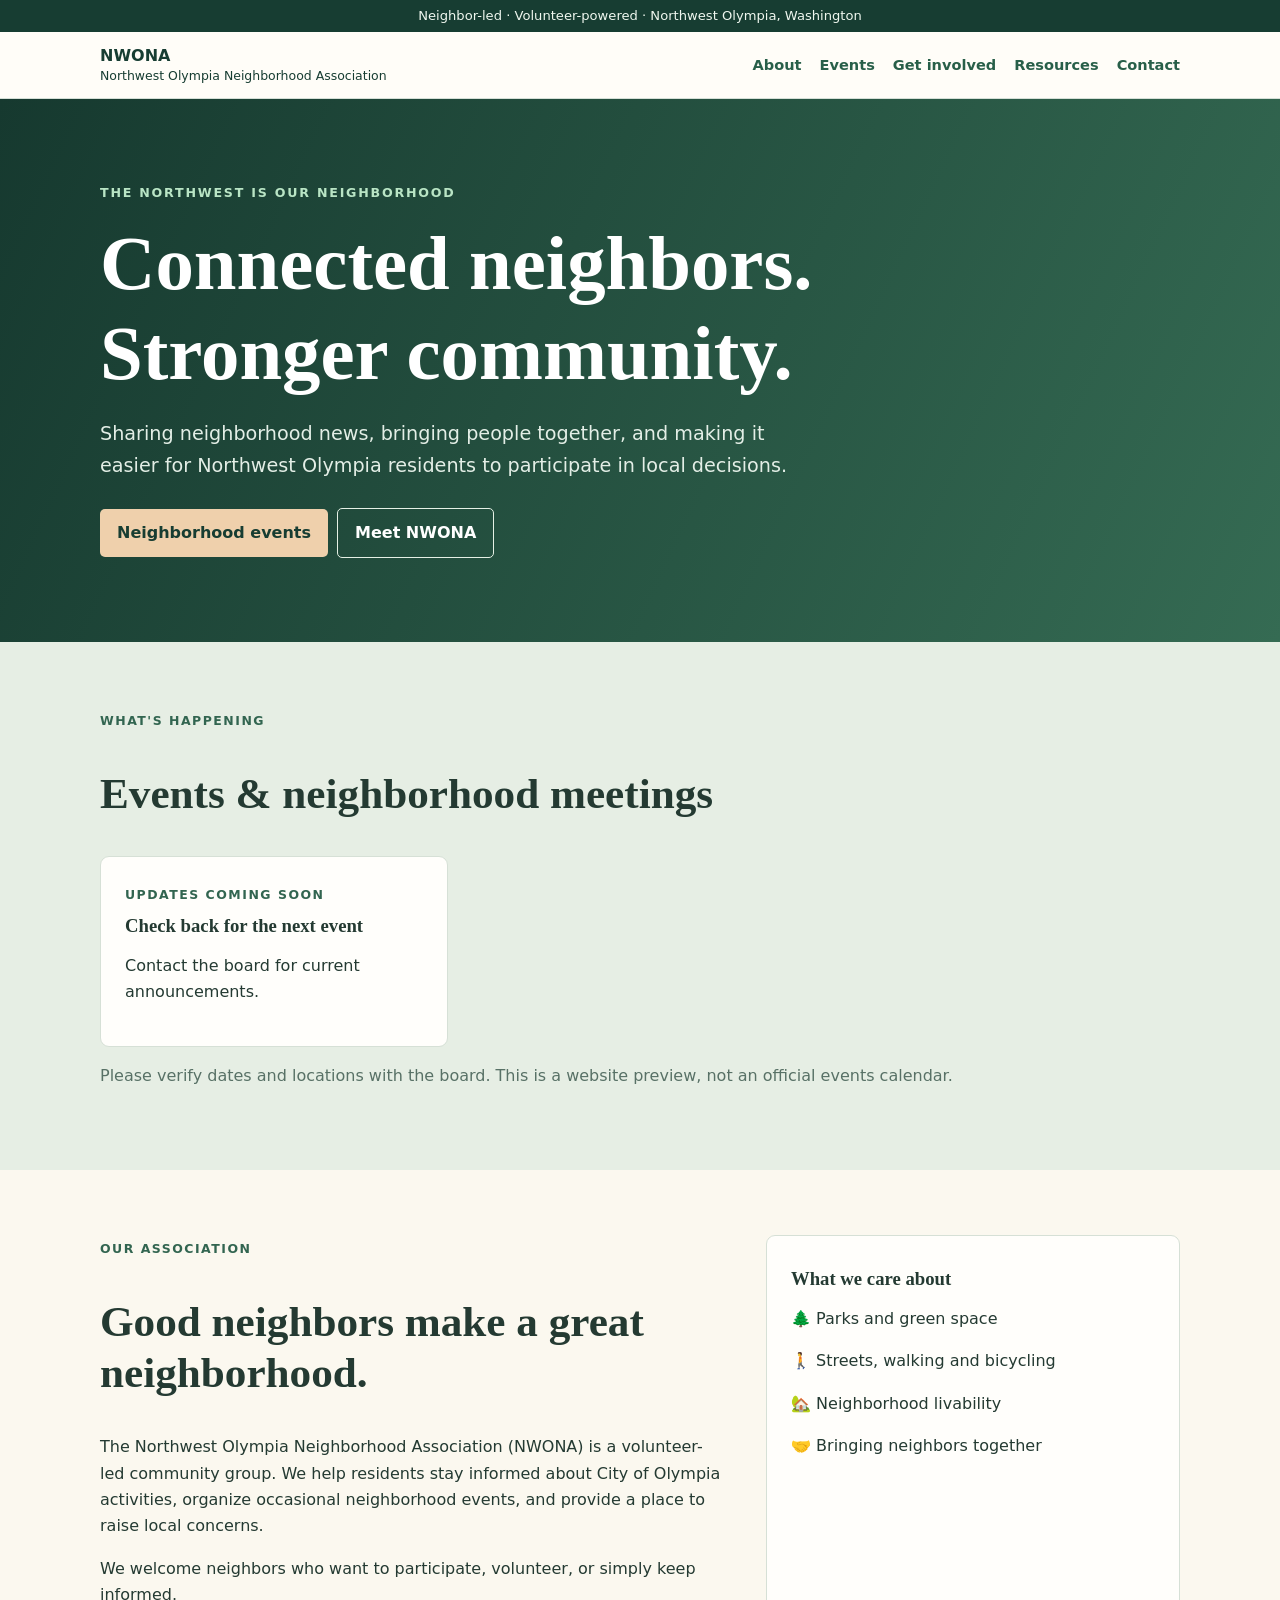
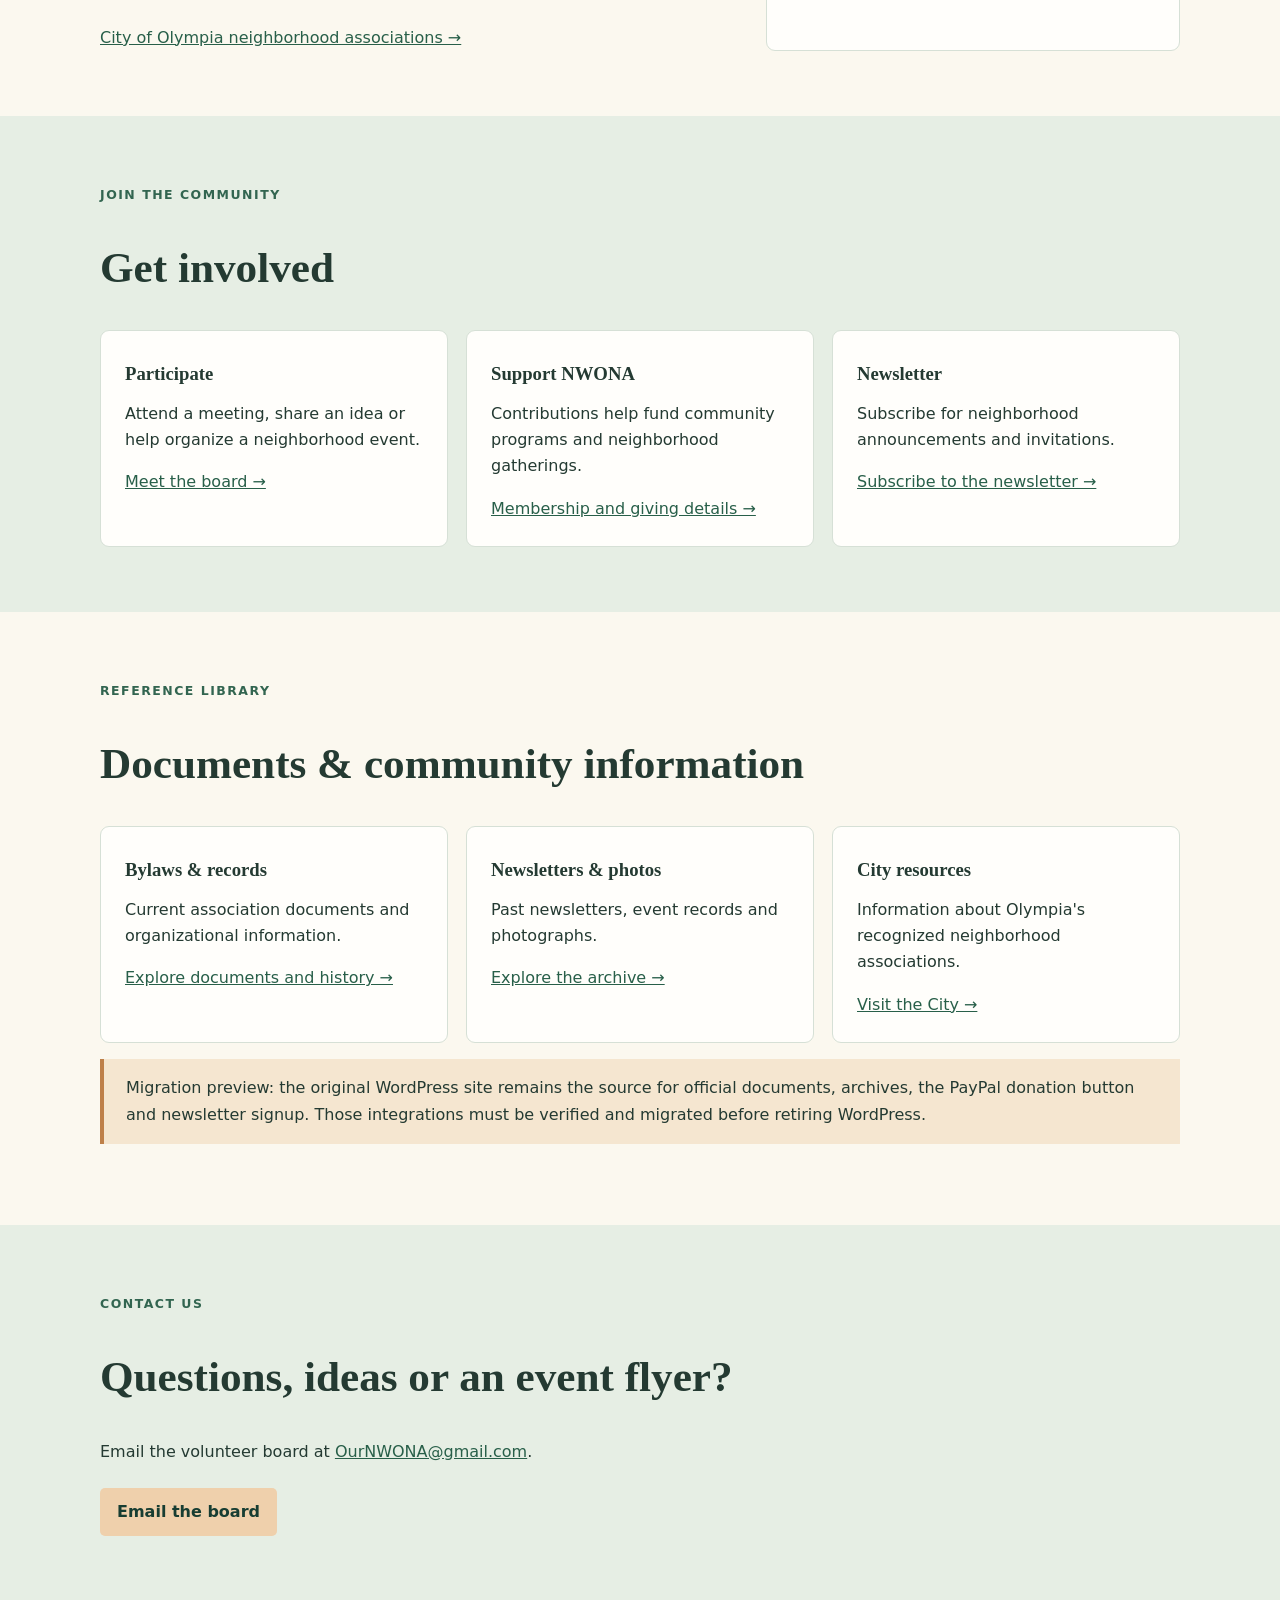
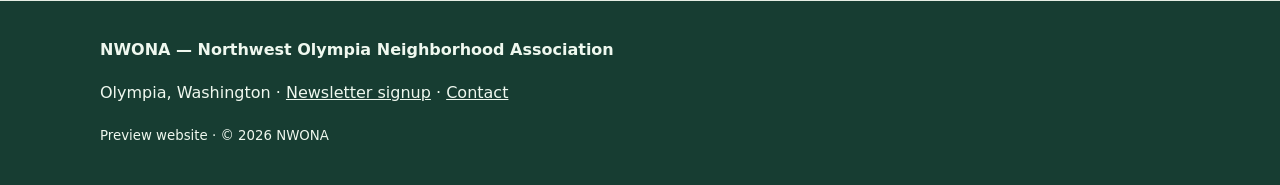
<file: index.html>
<!doctype html><html lang="en"><head><meta charset="utf-8"><meta name="viewport" content="width=device-width,initial-scale=1"><meta name="description" content="Northwest Olympia Neighborhood Association — neighborhood news, meetings, and ways to get involved."><title>NWONA | Northwest Olympia Neighborhood Association</title><style>
:root{--forest:#173d32;--pine:#326550;--cream:#fbf8ef;--sage:#e6eee4;--ink:#243a32}*{box-sizing:border-box}html{scroll-behavior:smooth}body{margin:0;font:16px/1.65 system-ui,-apple-system,sans-serif;color:var(--ink);background:var(--cream)}a{color:#285f49}a:focus-visible{outline:3px solid #bd844f;outline-offset:3px}h1,h2,h3{font-family:Georgia,serif;line-height:1.17}h1{font-size:clamp(2.8rem,6vw,5rem);max-width:770px;margin:.2em 0}h2{font-size:clamp(2rem,4vw,2.7rem)}.wrap{width:min(1080px,calc(100% - 38px));margin:auto}.ribbon{background:var(--forest);color:#eff7ef;text-align:center;padding:5px;font-size:.82rem}.navwrap{background:#fffdf8;position:sticky;top:0;z-index:4;border-bottom:1px solid #d5dfd7}.nav{display:flex;justify-content:space-between;align-items:center;gap:20px;padding:14px 0}.logo{text-decoration:none;font-weight:800;line-height:1.2;color:var(--forest);white-space:nowrap}.logo small{font-weight:500;font-size:.78rem}.links{display:flex;gap:18px;flex-wrap:wrap}.links a{font-weight:650;text-decoration:none;font-size:.91rem}.hero{background:linear-gradient(115deg,#16392f,#356b53);color:white;padding:84px 0}.hero p{font-size:1.2rem;max-width:700px;color:#e3eee6}.eyebrow{font-size:.79rem;font-weight:800;letter-spacing:.14em;text-transform:uppercase;color:#b9e5c5}.button{display:inline-block;background:#efd0ac;color:#173d32;border-radius:5px;padding:11px 17px;text-decoration:none;font-weight:800;margin:7px 9px 0 0}.button.secondary{background:transparent;color:white;border:1px solid #e5f0e5}section{padding:65px 0;scroll-margin-top:95px}section:nth-of-type(odd){background:var(--sage)}.grid{display:grid;grid-template-columns:repeat(3,minmax(0,1fr));gap:18px}.card{background:#fffefb;padding:24px;border:1px solid #d6e0d6;border-radius:9px}.card h3{margin:8px 0}.label{text-transform:uppercase;letter-spacing:.12em;color:var(--pine);font-weight:800;font-size:.78rem}.cols{display:grid;grid-template-columns:1.5fr 1fr;gap:45px}.muted{color:#587166}.note{background:#f5e6d0;border-left:4px solid #be8049;padding:16px 22px}.footer{background:var(--forest);color:#eff8ef;padding:36px 0}.footer a{color:#eff8ef}.skip{position:absolute;left:-9999px}.skip:focus{left:10px;top:10px;padding:8px;background:white;z-index:30}@media(max-width:790px){.nav{align-items:flex-start;flex-direction:column}.links{gap:12px}.grid,.cols{grid-template-columns:1fr}.hero{padding:55px 0}section{padding:45px 0}}
</style></head><body><a class="skip" href="#main">Skip to content</a><div class="ribbon">Neighbor-led · Volunteer-powered · Northwest Olympia, Washington</div><header class="navwrap"><div class="wrap nav"><a class="logo" href="#">NWONA<br><small>Northwest Olympia Neighborhood Association</small></a><nav class="links" aria-label="Site navigation"><a href="/about.html">About</a><a href="#events">Events</a><a href="/membership.html">Get involved</a><a href="/archive.html">Resources</a><a href="#contact">Contact</a></nav></div></header><main id="main"><div class="hero"><div class="wrap"><div class="eyebrow">The northwest is our neighborhood</div><h1>Connected neighbors. Stronger community.</h1><p>Sharing neighborhood news, bringing people together, and making it easier for Northwest Olympia residents to participate in local decisions.</p><a href="#events" class="button">Neighborhood events</a><a href="/about.html" class="button secondary">Meet NWONA</a></div></div><section id="events"><div class="wrap"><span class="label">What's happening</span><h2>Events & neighborhood meetings</h2><div class="grid" id="events-list"></div><p class="muted">Please verify dates and locations with the board. This is a website preview, not an official events calendar.</p></div></section><section id="about"><div class="wrap cols"><div><span class="label">Our association</span><h2>Good neighbors make a great neighborhood.</h2><p>The Northwest Olympia Neighborhood Association (NWONA) is a volunteer-led community group. We help residents stay informed about City of Olympia activities, organize occasional neighborhood events, and provide a place to raise local concerns.</p><p>We welcome neighbors who want to participate, volunteer, or simply keep informed.</p><a href="https://www.olympiawa.gov/community/neighborhood_associations/">City of Olympia neighborhood associations →</a></div><aside class="card"><h3>What we care about</h3><p>🌲 Parks and green space</p><p>🚶 Streets, walking and bicycling</p><p>🏡 Neighborhood livability</p><p>🤝 Bringing neighbors together</p></aside></div></section><section id="membership"><div class="wrap"><span class="label">Join the community</span><h2>Get involved</h2><div class="grid"><article class="card"><h3>Participate</h3><p>Attend a meeting, share an idea or help organize a neighborhood event.</p><a href="/board.html">Meet the board →</a></article><article class="card"><h3>Support NWONA</h3><p>Contributions help fund community programs and neighborhood gatherings.</p><a href="/membership.html">Membership and giving details →</a></article><article class="card"><h3>Newsletter</h3><p>Subscribe for neighborhood announcements and invitations.</p><a href="/newsletter.html">Subscribe to the newsletter →</a></article></div></div></section><section id="resources"><div class="wrap"><span class="label">Reference library</span><h2>Documents & community information</h2><div class="grid"><article class="card"><h3>Bylaws & records</h3><p>Current association documents and organizational information.</p><a href="/archive.html">Explore documents and history →</a></article><article class="card"><h3>Newsletters & photos</h3><p>Past newsletters, event records and photographs.</p><a href="/archive.html">Explore the archive →</a></article><article class="card"><h3>City resources</h3><p>Information about Olympia's recognized neighborhood associations.</p><a href="https://www.olympiawa.gov/community/neighborhood_associations/">Visit the City →</a></article></div><p class="note">Migration preview: the original WordPress site remains the source for official documents, archives, the PayPal donation button and newsletter signup. Those integrations must be verified and migrated before retiring WordPress.</p></div></section><section id="contact"><div class="wrap"><span class="label">Contact us</span><h2>Questions, ideas or an event flyer?</h2><p>Email the volunteer board at <a href="mailto:OurNWONA@gmail.com">OurNWONA@gmail.com</a>.</p><a class="button" href="mailto:OurNWONA@gmail.com">Email the board</a></div></section></main><footer class="footer"><div class="wrap"><strong>NWONA — Northwest Olympia Neighborhood Association</strong><p>Olympia, Washington · <a href="/newsletter.html">Newsletter signup</a> · <a href="mailto:OurNWONA@gmail.com">Contact</a></p><small>Preview website · © <span id="year"></span> NWONA</small></div></footer><script>
document.getElementById('year').textContent=new Date().getFullYear();
const events=[{start:'2026-11-16',end:'2026-11-16',date:'November 16, 2026 · 7 p.m.',title:'NWONA Board Meeting',description:'Residents are welcome. Contact the board for the online meeting link.'},{start:'2026-11-01',end:'2026-11-30',date:'November 2026 · Date to be confirmed',title:'Annual Membership Meeting',description:'Contact the board for final date, location and details.'}];
const today=new Date();today.setHours(0,0,0,0);
const current=events.filter(e=>new Date(e.end+'T23:59:59')>=today).sort((a,b)=>a.start.localeCompare(b.start));
document.getElementById('events-list').innerHTML=(current.length?current:[{date:'Updates coming soon',title:'Check back for the next event',description:'Contact the board for current announcements.'}]).map(e=>'<article class="card"><span class="label">'+e.date+'</span><h3>'+e.title+'</h3><p>'+e.description+'</p></article>').join('');
</script></body></html>
</file>
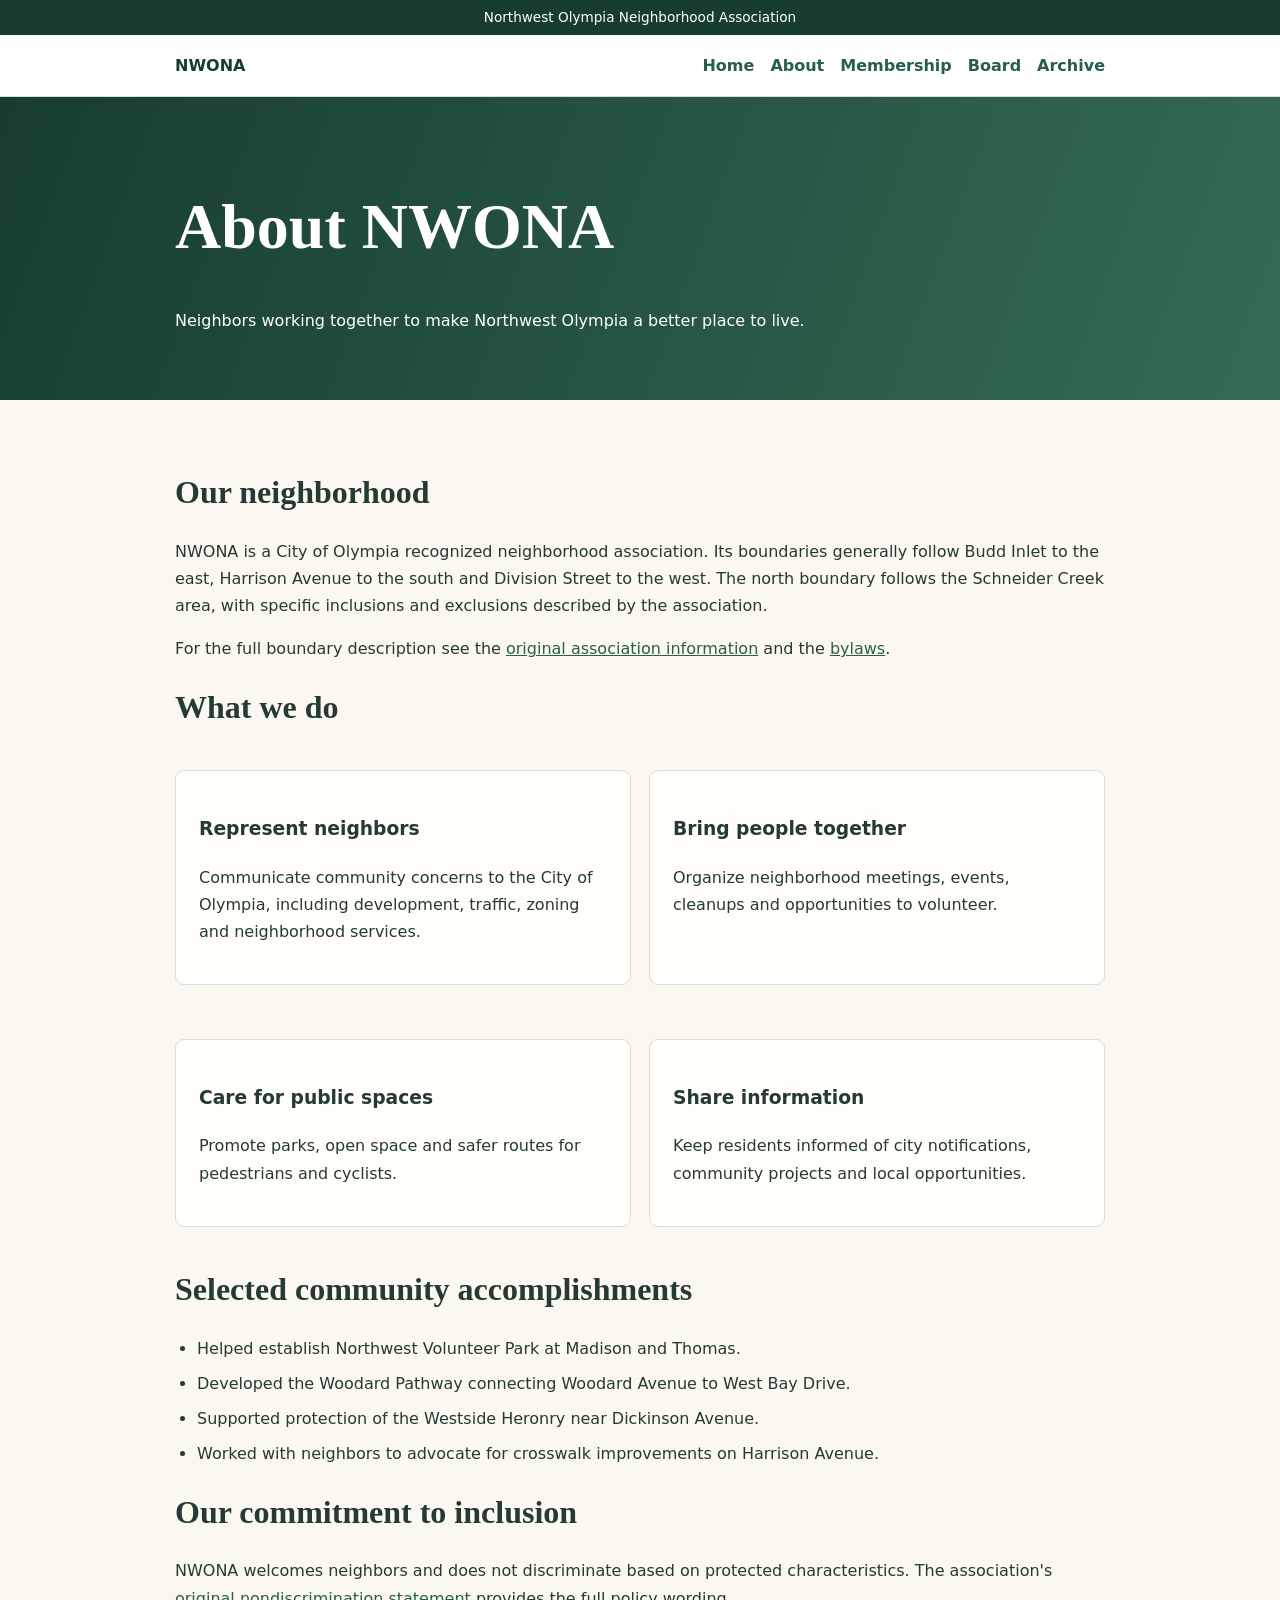
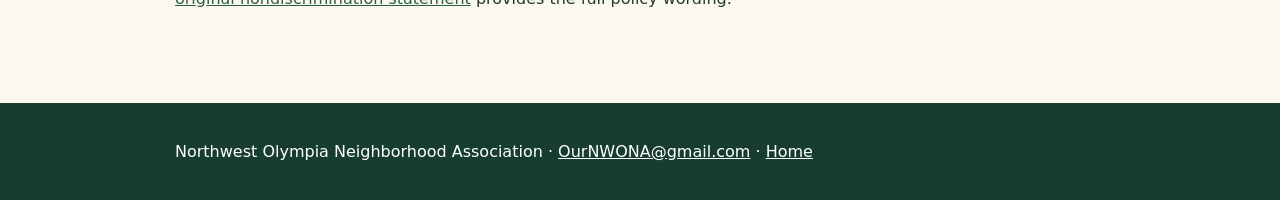
<file: about.html>
<!doctype html><html lang="en"><head><meta charset="utf-8"><meta name="viewport" content="width=device-width,initial-scale=1"><meta name="description" content="Neighbors working together to make Northwest Olympia a better place to live."><title>About NWONA | NWONA</title><link rel="stylesheet" href="/styles.css"></head><body><div class="ribbon">Northwest Olympia Neighborhood Association</div><header class="navwrap"><div class="wrap nav"><a class="logo" href="/">NWONA</a><nav class="links"><a href="/">Home</a><a href="/about.html">About</a><a href="/membership.html">Membership</a><a href="/board.html">Board</a><a href="/archive.html">Archive</a></nav></div></header><main><div class="hero"><div class="wrap"><h1>About NWONA</h1><p>Neighbors working together to make Northwest Olympia a better place to live.</p></div></div><div class="wrap content"><h2>Our neighborhood</h2><p>NWONA is a City of Olympia recognized neighborhood association. Its boundaries generally follow Budd Inlet to the east, Harrison Avenue to the south and Division Street to the west. The north boundary follows the Schneider Creek area, with specific inclusions and exclusions described by the association.</p><p>For the full boundary description see the <a href="https://nwona.org/about-us/">original association information</a> and the <a href="https://nwona.org/bylaws/">bylaws</a>.</p><h2>What we do</h2><div class="grid"><div class="card"><h3>Represent neighbors</h3><p>Communicate community concerns to the City of Olympia, including development, traffic, zoning and neighborhood services.</p></div><div class="card"><h3>Bring people together</h3><p>Organize neighborhood meetings, events, cleanups and opportunities to volunteer.</p></div><div class="card"><h3>Care for public spaces</h3><p>Promote parks, open space and safer routes for pedestrians and cyclists.</p></div><div class="card"><h3>Share information</h3><p>Keep residents informed of city notifications, community projects and local opportunities.</p></div></div><h2>Selected community accomplishments</h2><ul><li>Helped establish Northwest Volunteer Park at Madison and Thomas.</li><li>Developed the Woodard Pathway connecting Woodard Avenue to West Bay Drive.</li><li>Supported protection of the Westside Heronry near Dickinson Avenue.</li><li>Worked with neighbors to advocate for crosswalk improvements on Harrison Avenue.</li></ul><h2>Our commitment to inclusion</h2><p>NWONA welcomes neighbors and does not discriminate based on protected characteristics. The association's <a href="https://nwona.org/about-us/">original nondiscrimination statement</a> provides the full policy wording.</p></div></main><footer class="footer"><div class="wrap">Northwest Olympia Neighborhood Association · <a href="mailto:OurNWONA@gmail.com">OurNWONA@gmail.com</a> · <a href="/">Home</a></div></footer></body></html>
</file>
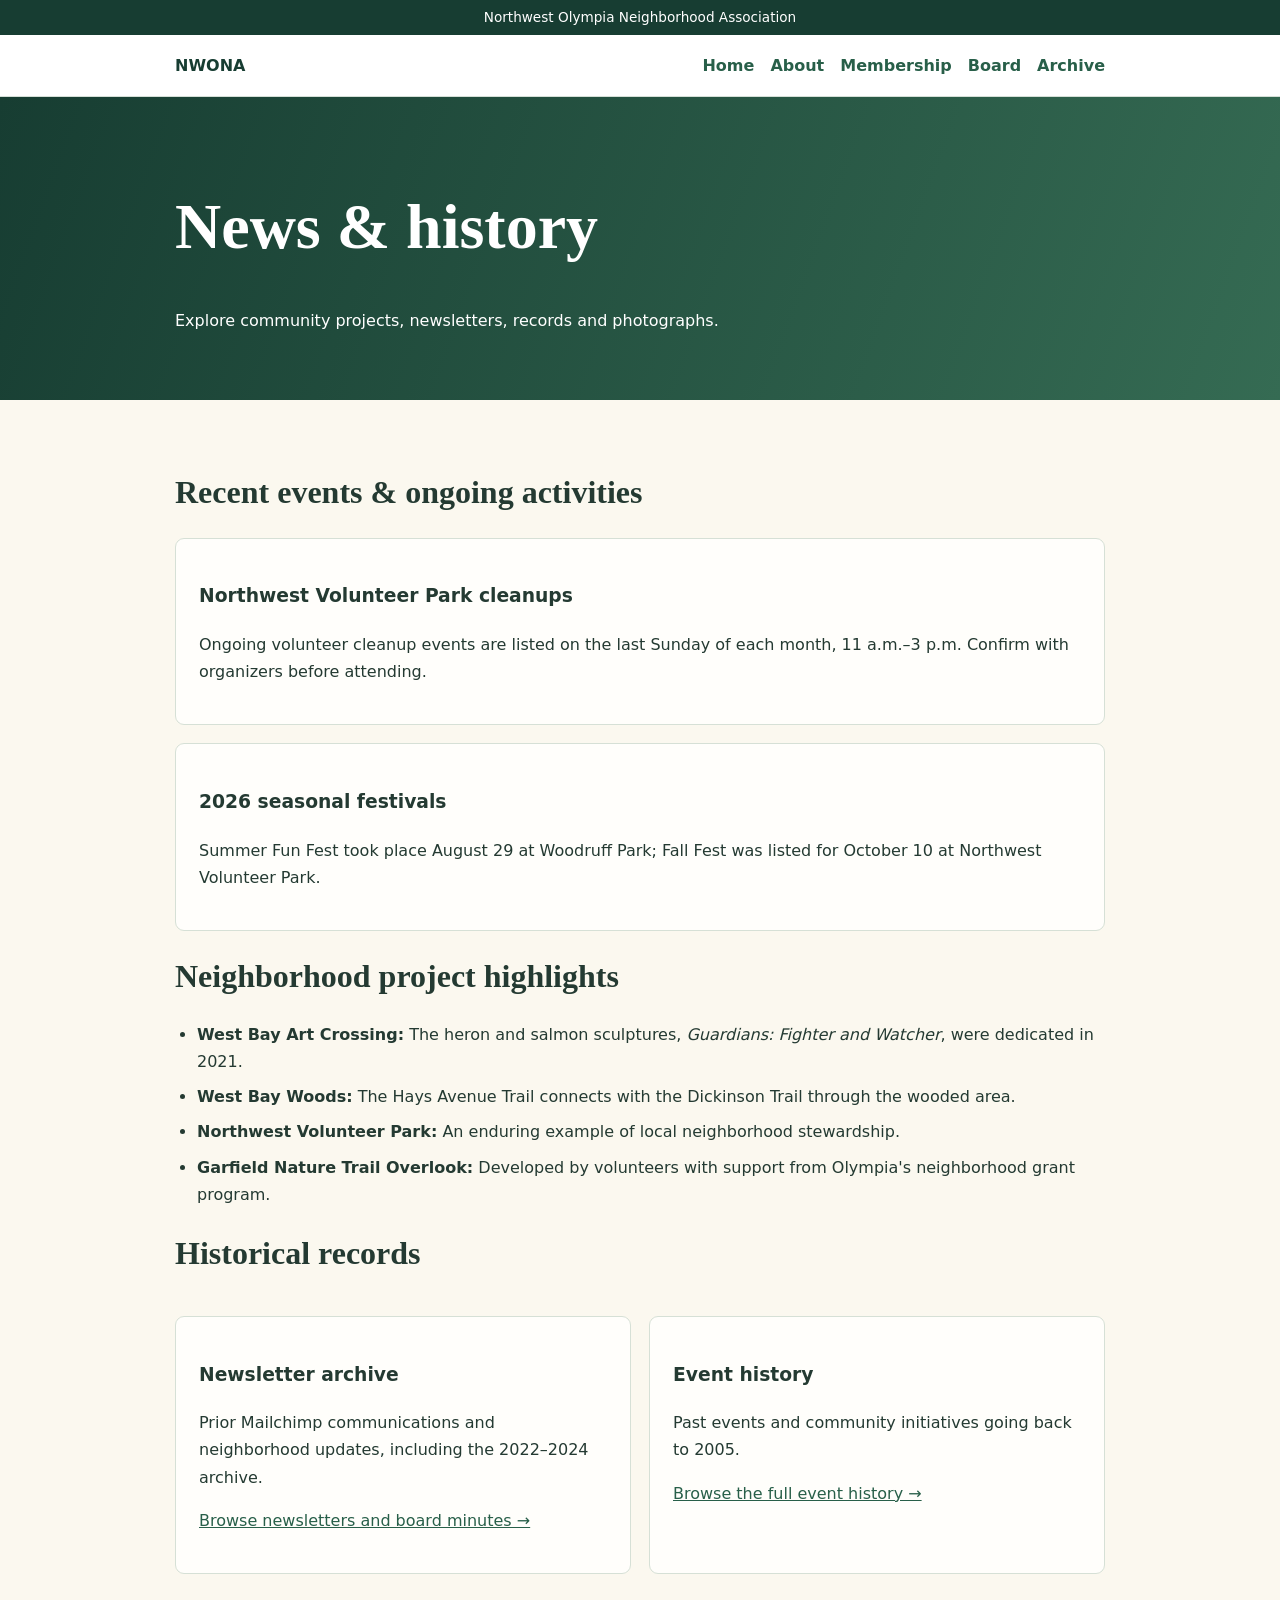
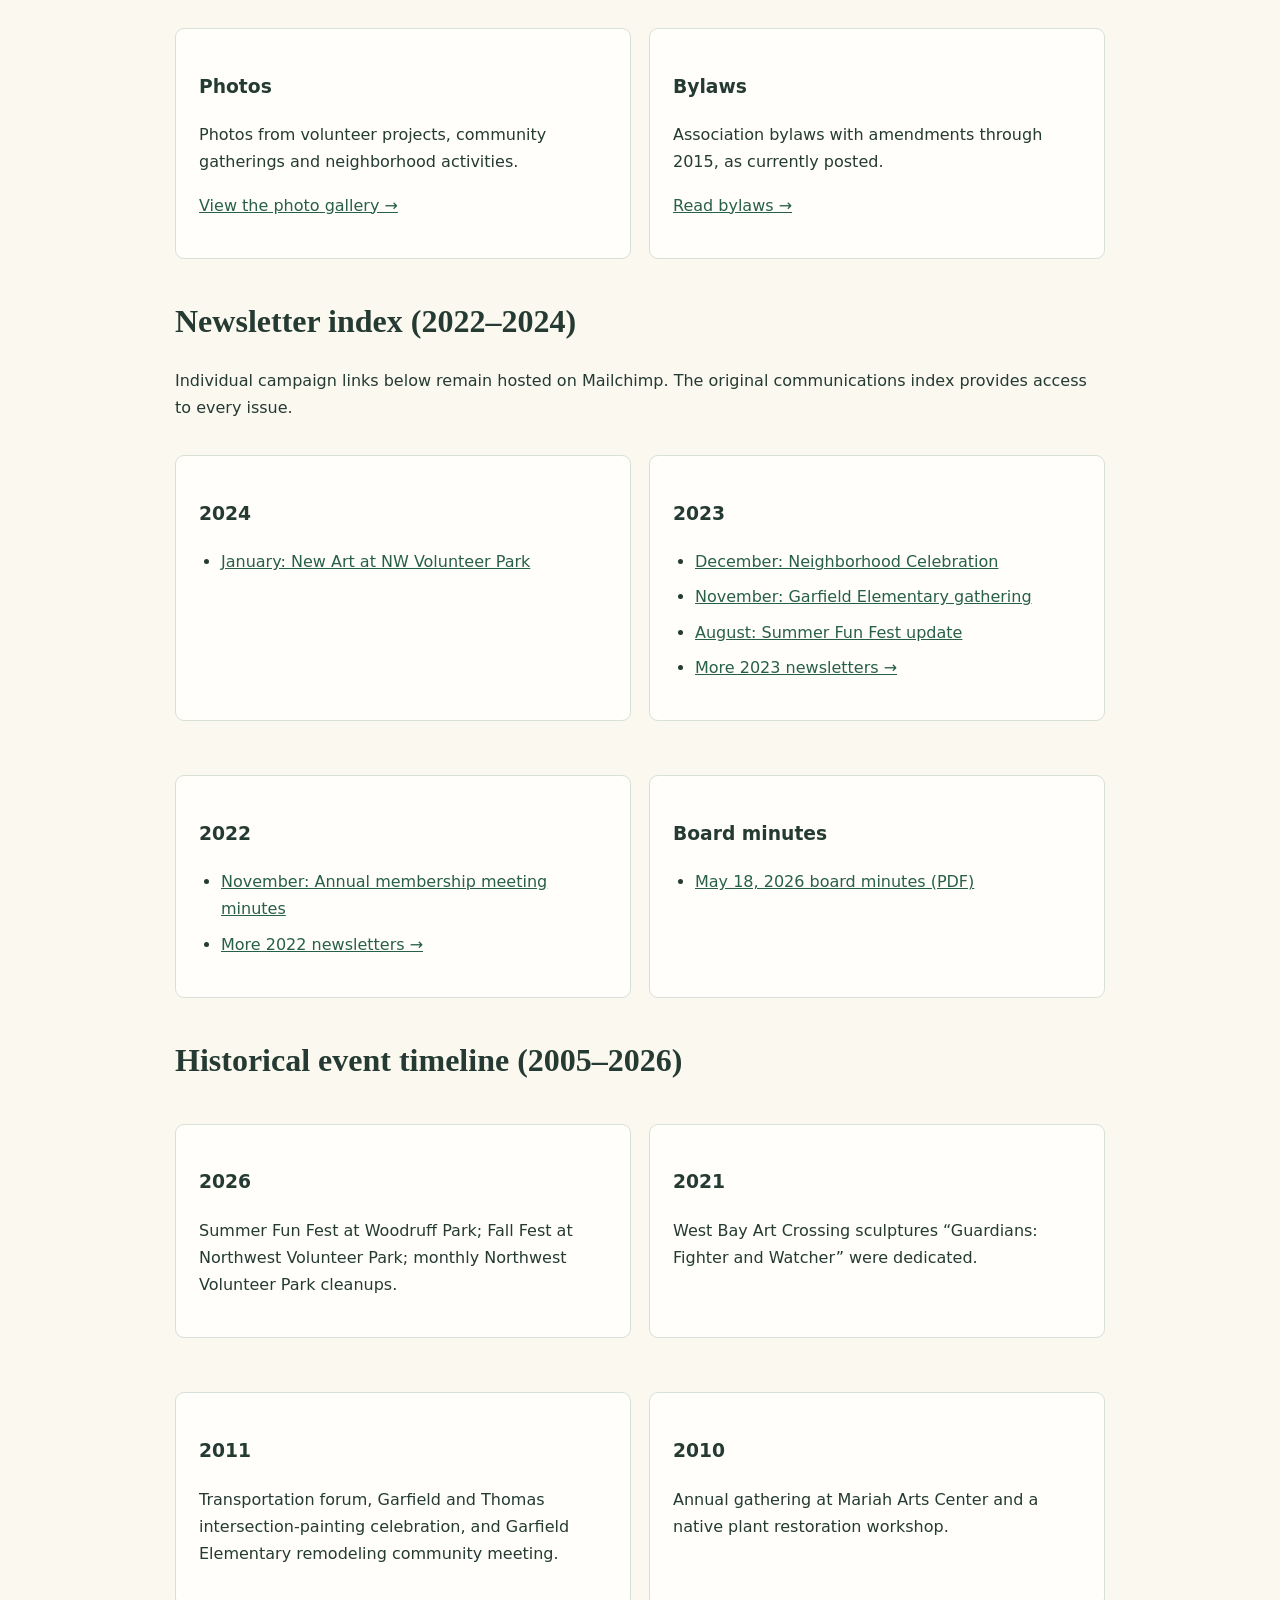
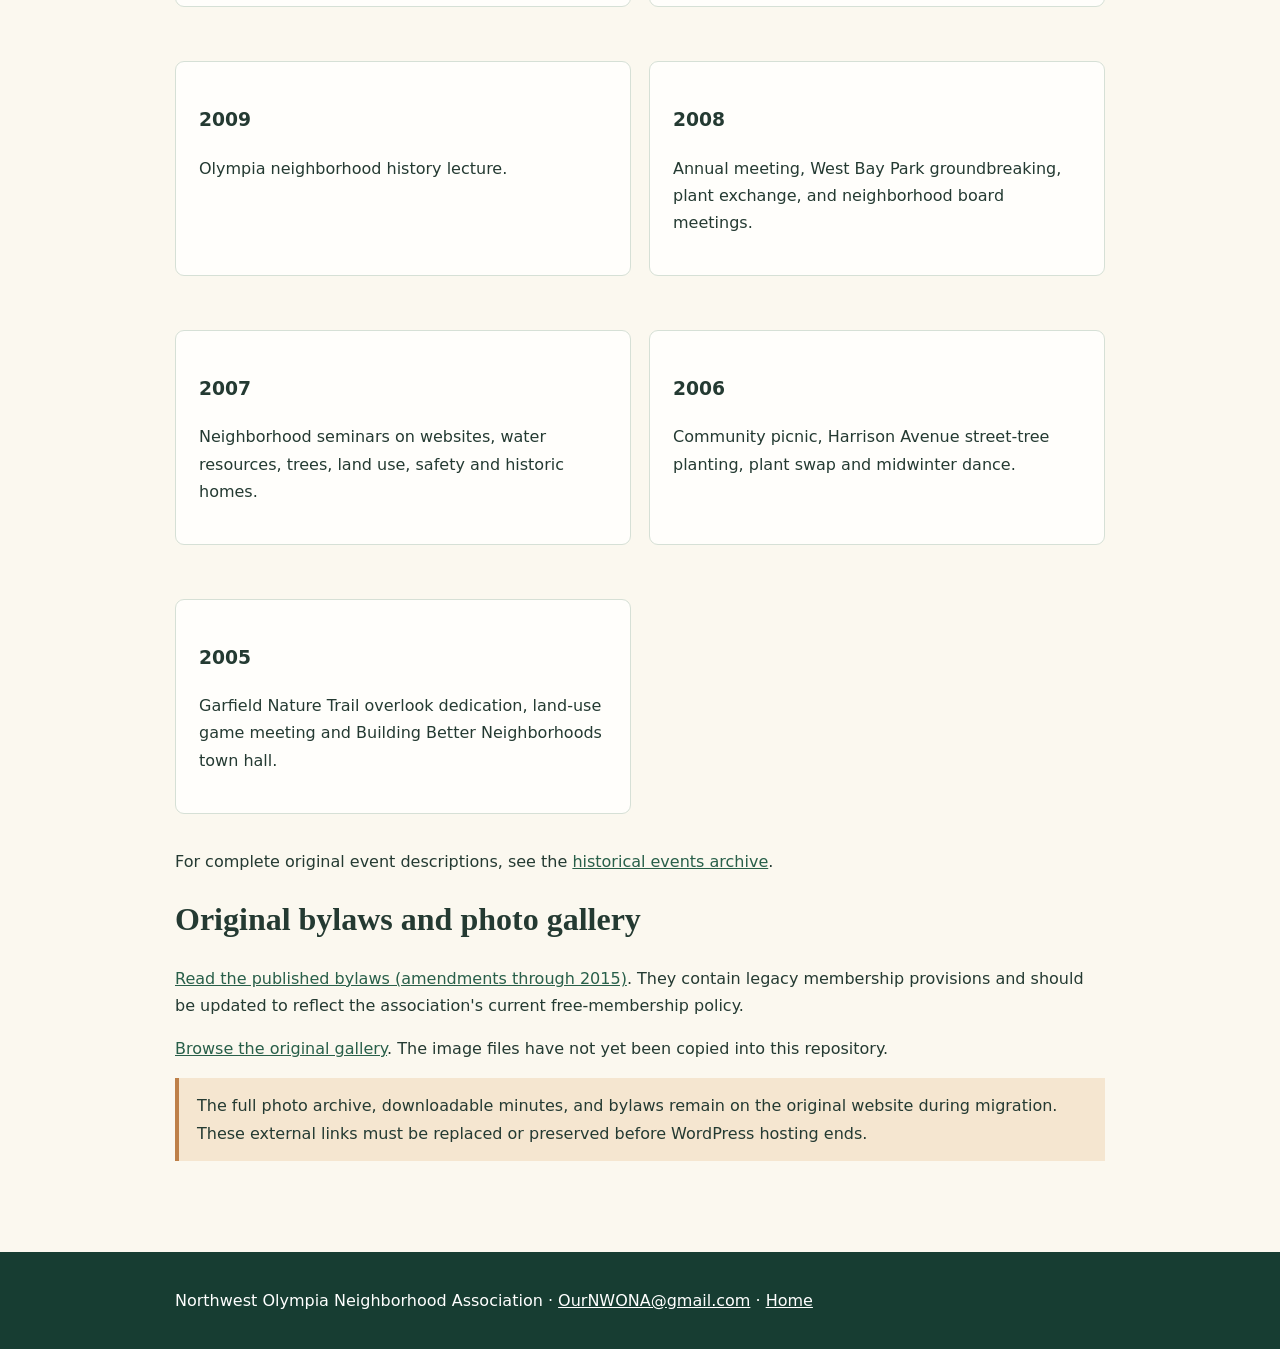
<file: archive.html>
<!doctype html><html lang="en"><head><meta charset="utf-8"><meta name="viewport" content="width=device-width,initial-scale=1"><meta name="description" content="Explore community projects, newsletters, records and photographs."><title>News & history | NWONA</title><link rel="stylesheet" href="/styles.css"></head><body><div class="ribbon">Northwest Olympia Neighborhood Association</div><header class="navwrap"><div class="wrap nav"><a class="logo" href="/">NWONA</a><nav class="links"><a href="/">Home</a><a href="/about.html">About</a><a href="/membership.html">Membership</a><a href="/board.html">Board</a><a href="/archive.html">Archive</a></nav></div></header><main><div class="hero"><div class="wrap"><h1>News & history</h1><p>Explore community projects, newsletters, records and photographs.</p></div></div><div class="wrap content"><h2>Recent events & ongoing activities</h2><div class="card"><h3>Northwest Volunteer Park cleanups</h3><p>Ongoing volunteer cleanup events are listed on the last Sunday of each month, 11 a.m.–3 p.m. Confirm with organizers before attending.</p></div><div class="card"><h3>2026 seasonal festivals</h3><p>Summer Fun Fest took place August 29 at Woodruff Park; Fall Fest was listed for October 10 at Northwest Volunteer Park.</p></div><h2>Neighborhood project highlights</h2><ul><li><strong>West Bay Art Crossing:</strong> The heron and salmon sculptures, <em>Guardians: Fighter and Watcher</em>, were dedicated in 2021.</li><li><strong>West Bay Woods:</strong> The Hays Avenue Trail connects with the Dickinson Trail through the wooded area.</li><li><strong>Northwest Volunteer Park:</strong> An enduring example of local neighborhood stewardship.</li><li><strong>Garfield Nature Trail Overlook:</strong> Developed by volunteers with support from Olympia's neighborhood grant program.</li></ul><h2>Historical records</h2><div class="grid"><div class="card"><h3>Newsletter archive</h3><p>Prior Mailchimp communications and neighborhood updates, including the 2022–2024 archive.</p><p><a href="https://nwona.org/communications/">Browse newsletters and board minutes →</a></p></div><div class="card"><h3>Event history</h3><p>Past events and community initiatives going back to 2005.</p><p><a href="https://nwona.org/events/">Browse the full event history →</a></p></div><div class="card"><h3>Photos</h3><p>Photos from volunteer projects, community gatherings and neighborhood activities.</p><p><a href="https://nwona.org/gallery/">View the photo gallery →</a></p></div><div class="card"><h3>Bylaws</h3><p>Association bylaws with amendments through 2015, as currently posted.</p><p><a href="https://nwona.org/bylaws/">Read bylaws →</a></p></div></div><h2>Newsletter index (2022–2024)</h2><p>Individual campaign links below remain hosted on Mailchimp. The original communications index provides access to every issue.</p><div class="grid"><div class="card"><h3>2024</h3><ul><li><a href="https://eepurl.com/iJ9aQ2">January: New Art at NW Volunteer Park</a></li></ul></div><div class="card"><h3>2023</h3><ul><li><a href="https://eepurl.com/iEeGi2">December: Neighborhood Celebration</a></li><li><a href="https://us6.campaign-archive.com/?id=9b58691eb6&amp;u=78b8a7333caaa5948e0ce791c">November: Garfield Elementary gathering</a></li><li><a href="https://us6.campaign-archive.com/?id=54272fe985&amp;u=78b8a7333caaa5948e0ce791c">August: Summer Fun Fest update</a></li><li><a href="https://nwona.org/communications/">More 2023 newsletters →</a></li></ul></div><div class="card"><h3>2022</h3><ul><li><a href="https://us6.campaign-archive.com/?id=b581701a27&amp;u=78b8a7333caaa5948e0ce791c">November: Annual membership meeting minutes</a></li><li><a href="https://nwona.org/communications/">More 2022 newsletters →</a></li></ul></div><div class="card"><h3>Board minutes</h3><ul><li><a href="https://nwona.org/wp-content/uploads/2026/08/NWONA-Board-Meeting-Minutes-5_18_26.pdf">May 18, 2026 board minutes (PDF)</a></li></ul></div></div>
<h2>Historical event timeline (2005–2026)</h2><div class="grid">
<div class="card"><h3>2026</h3><p>Summer Fun Fest at Woodruff Park; Fall Fest at Northwest Volunteer Park; monthly Northwest Volunteer Park cleanups.</p></div>
<div class="card"><h3>2021</h3><p>West Bay Art Crossing sculptures “Guardians: Fighter and Watcher” were dedicated.</p></div>
<div class="card"><h3>2011</h3><p>Transportation forum, Garfield and Thomas intersection-painting celebration, and Garfield Elementary remodeling community meeting.</p></div>
<div class="card"><h3>2010</h3><p>Annual gathering at Mariah Arts Center and a native plant restoration workshop.</p></div>
<div class="card"><h3>2009</h3><p>Olympia neighborhood history lecture.</p></div>
<div class="card"><h3>2008</h3><p>Annual meeting, West Bay Park groundbreaking, plant exchange, and neighborhood board meetings.</p></div>
<div class="card"><h3>2007</h3><p>Neighborhood seminars on websites, water resources, trees, land use, safety and historic homes.</p></div>
<div class="card"><h3>2006</h3><p>Community picnic, Harrison Avenue street-tree planting, plant swap and midwinter dance.</p></div>
<div class="card"><h3>2005</h3><p>Garfield Nature Trail overlook dedication, land-use game meeting and Building Better Neighborhoods town hall.</p></div></div><p>For complete original event descriptions, see the <a href="https://nwona.org/events/">historical events archive</a>.</p>
<h2>Original bylaws and photo gallery</h2><p><a href="https://nwona.org/bylaws/">Read the published bylaws (amendments through 2015)</a>. They contain legacy membership provisions and should be updated to reflect the association's current free-membership policy.</p><p><a href="https://nwona.org/gallery/">Browse the original gallery</a>. The image files have not yet been copied into this repository.</p><p class="note">The full photo archive, downloadable minutes, and bylaws remain on the original website during migration. These external links must be replaced or preserved before WordPress hosting ends.</p></div></main><footer class="footer"><div class="wrap">Northwest Olympia Neighborhood Association · <a href="mailto:OurNWONA@gmail.com">OurNWONA@gmail.com</a> · <a href="/">Home</a></div></footer></body></html>
</file>
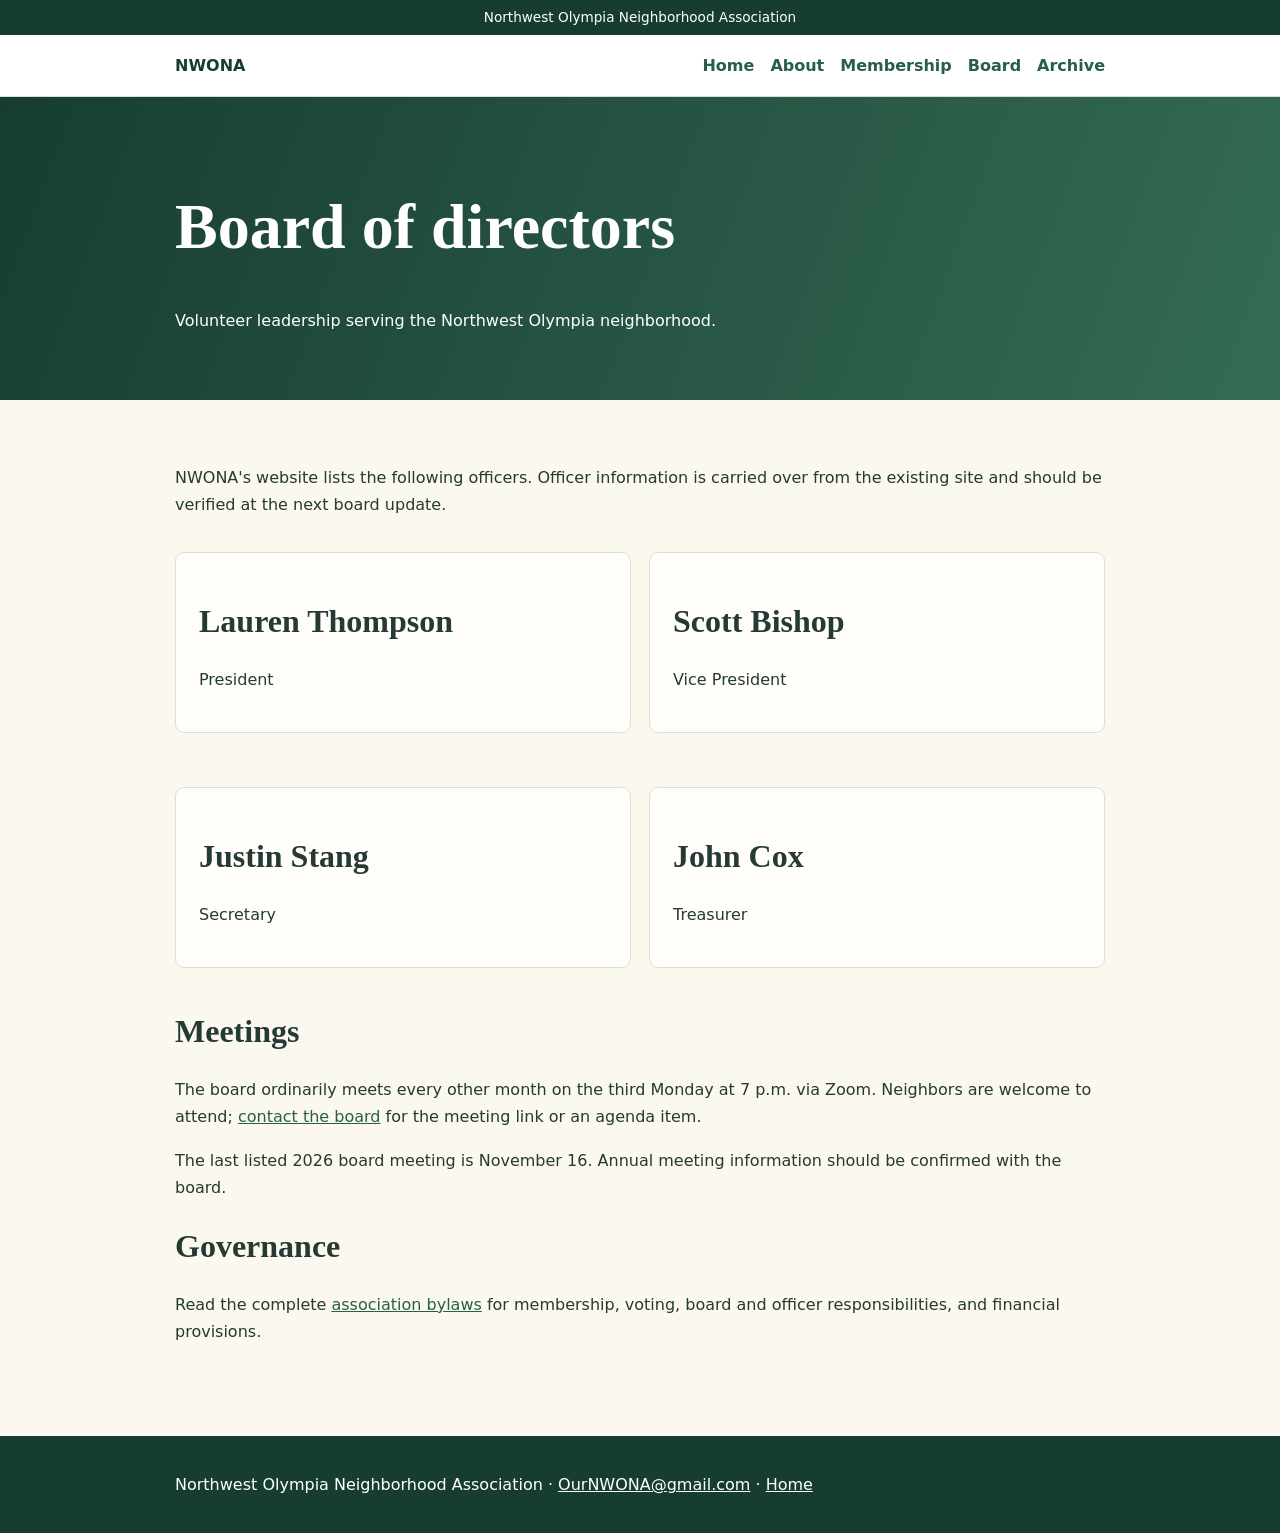
<file: board.html>
<!doctype html><html lang="en"><head><meta charset="utf-8"><meta name="viewport" content="width=device-width,initial-scale=1"><meta name="description" content="Volunteer leadership serving the Northwest Olympia neighborhood."><title>Board of directors | NWONA</title><link rel="stylesheet" href="/styles.css"></head><body><div class="ribbon">Northwest Olympia Neighborhood Association</div><header class="navwrap"><div class="wrap nav"><a class="logo" href="/">NWONA</a><nav class="links"><a href="/">Home</a><a href="/about.html">About</a><a href="/membership.html">Membership</a><a href="/board.html">Board</a><a href="/archive.html">Archive</a></nav></div></header><main><div class="hero"><div class="wrap"><h1>Board of directors</h1><p>Volunteer leadership serving the Northwest Olympia neighborhood.</p></div></div><div class="wrap content"><p>NWONA's website lists the following officers. Officer information is carried over from the existing site and should be verified at the next board update.</p><div class="grid"><div class="card"><h2>Lauren Thompson</h2><p>President</p></div><div class="card"><h2>Scott Bishop</h2><p>Vice President</p></div><div class="card"><h2>Justin Stang</h2><p>Secretary</p></div><div class="card"><h2>John Cox</h2><p>Treasurer</p></div></div><h2>Meetings</h2><p>The board ordinarily meets every other month on the third Monday at 7 p.m. via Zoom. Neighbors are welcome to attend; <a href="mailto:OurNWONA@gmail.com">contact the board</a> for the meeting link or an agenda item.</p><p>The last listed 2026 board meeting is November 16. Annual meeting information should be confirmed with the board.</p><h2>Governance</h2><p>Read the complete <a href="https://nwona.org/bylaws/">association bylaws</a> for membership, voting, board and officer responsibilities, and financial provisions.</p></div></main><footer class="footer"><div class="wrap">Northwest Olympia Neighborhood Association · <a href="mailto:OurNWONA@gmail.com">OurNWONA@gmail.com</a> · <a href="/">Home</a></div></footer></body></html>
</file>
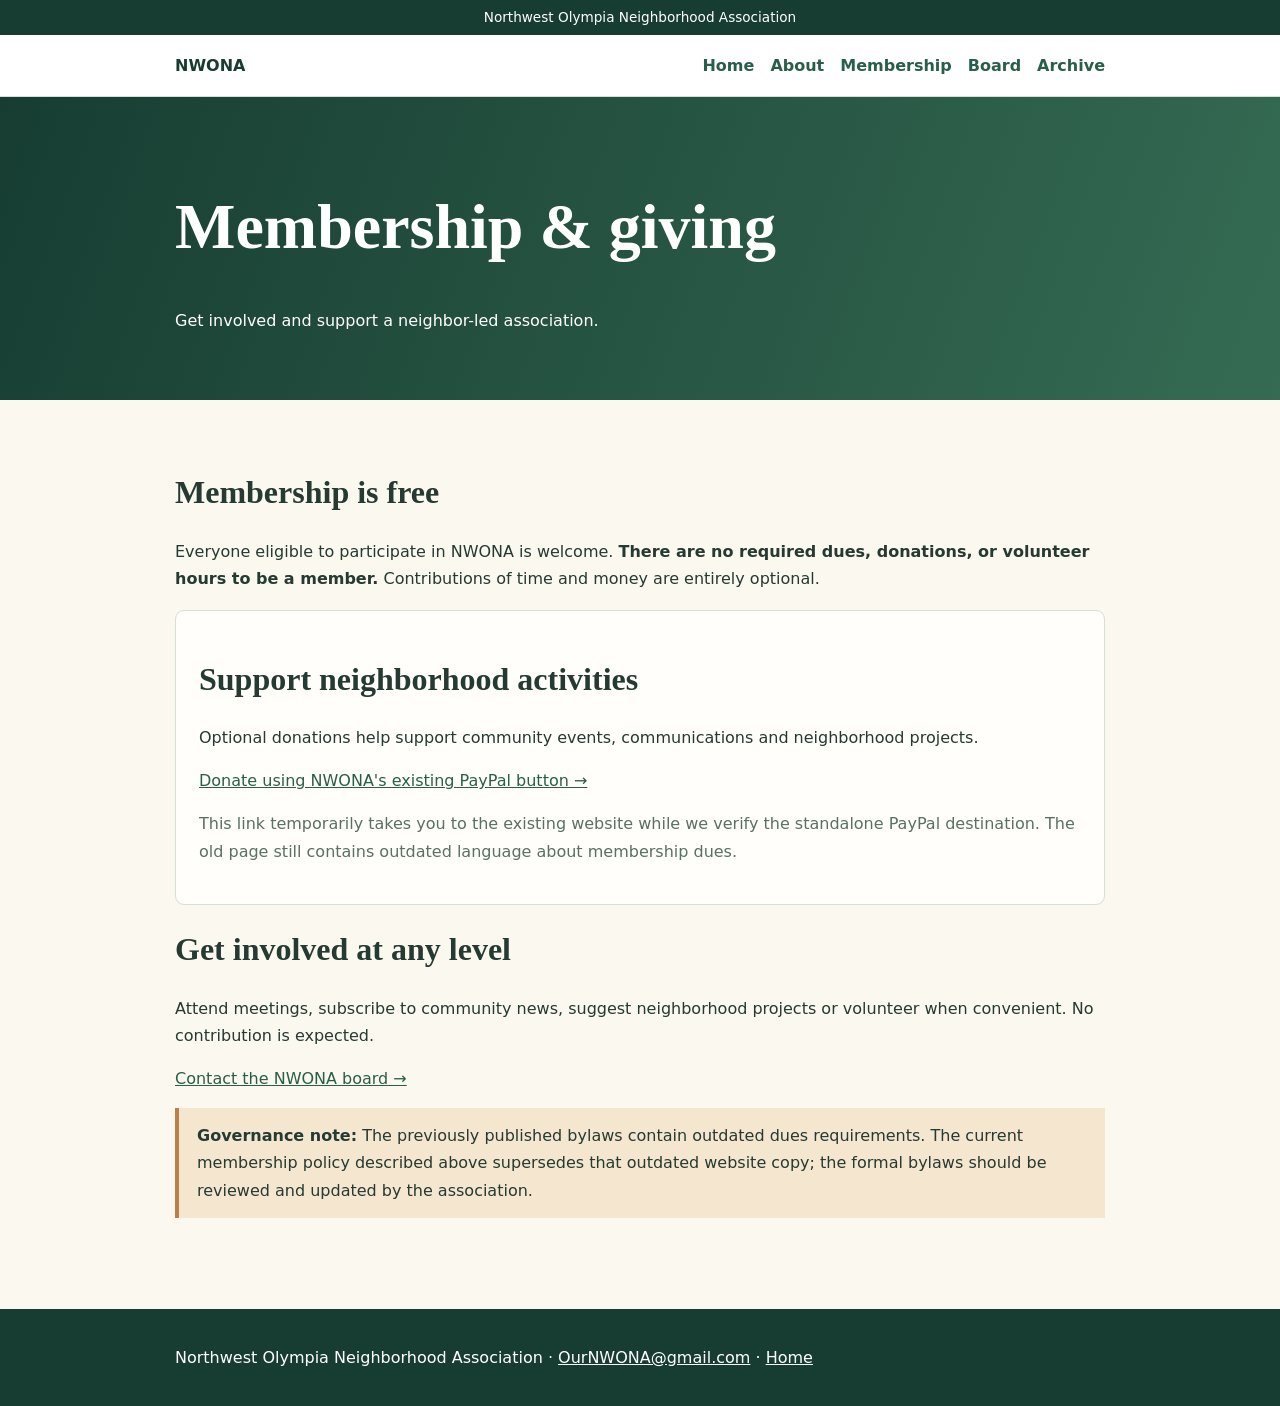
<file: membership.html>
<!doctype html><html lang="en"><head><meta charset="utf-8"><meta name="viewport" content="width=device-width,initial-scale=1"><meta name="description" content="Get involved and support a neighbor-led association."><title>Membership & giving | NWONA</title><link rel="stylesheet" href="/styles.css"></head><body><div class="ribbon">Northwest Olympia Neighborhood Association</div><header class="navwrap"><div class="wrap nav"><a class="logo" href="/">NWONA</a><nav class="links"><a href="/">Home</a><a href="/about.html">About</a><a href="/membership.html">Membership</a><a href="/board.html">Board</a><a href="/archive.html">Archive</a></nav></div></header><main><div class="hero"><div class="wrap"><h1>Membership & giving</h1><p>Get involved and support a neighbor-led association.</p></div></div><div class="wrap content"><h2>Membership is free</h2><p>Everyone eligible to participate in NWONA is welcome. <strong>There are no required dues, donations, or volunteer hours to be a member.</strong> Contributions of time and money are entirely optional.</p><div class="card"><h2>Support neighborhood activities</h2><p>Optional donations help support community events, communications and neighborhood projects.</p><p><a href="https://nwona.org/membership/">Donate using NWONA's existing PayPal button →</a></p><p class="muted">This link temporarily takes you to the existing website while we verify the standalone PayPal destination. The old page still contains outdated language about membership dues.</p></div><h2>Get involved at any level</h2><p>Attend meetings, subscribe to community news, suggest neighborhood projects or volunteer when convenient. No contribution is expected.</p><p><a href="mailto:OurNWONA@gmail.com">Contact the NWONA board →</a></p><p class="note"><strong>Governance note:</strong> The previously published bylaws contain outdated dues requirements. The current membership policy described above supersedes that outdated website copy; the formal bylaws should be reviewed and updated by the association.</p></div></main><footer class="footer"><div class="wrap">Northwest Olympia Neighborhood Association · <a href="mailto:OurNWONA@gmail.com">OurNWONA@gmail.com</a> · <a href="/">Home</a></div></footer></body></html>
</file>
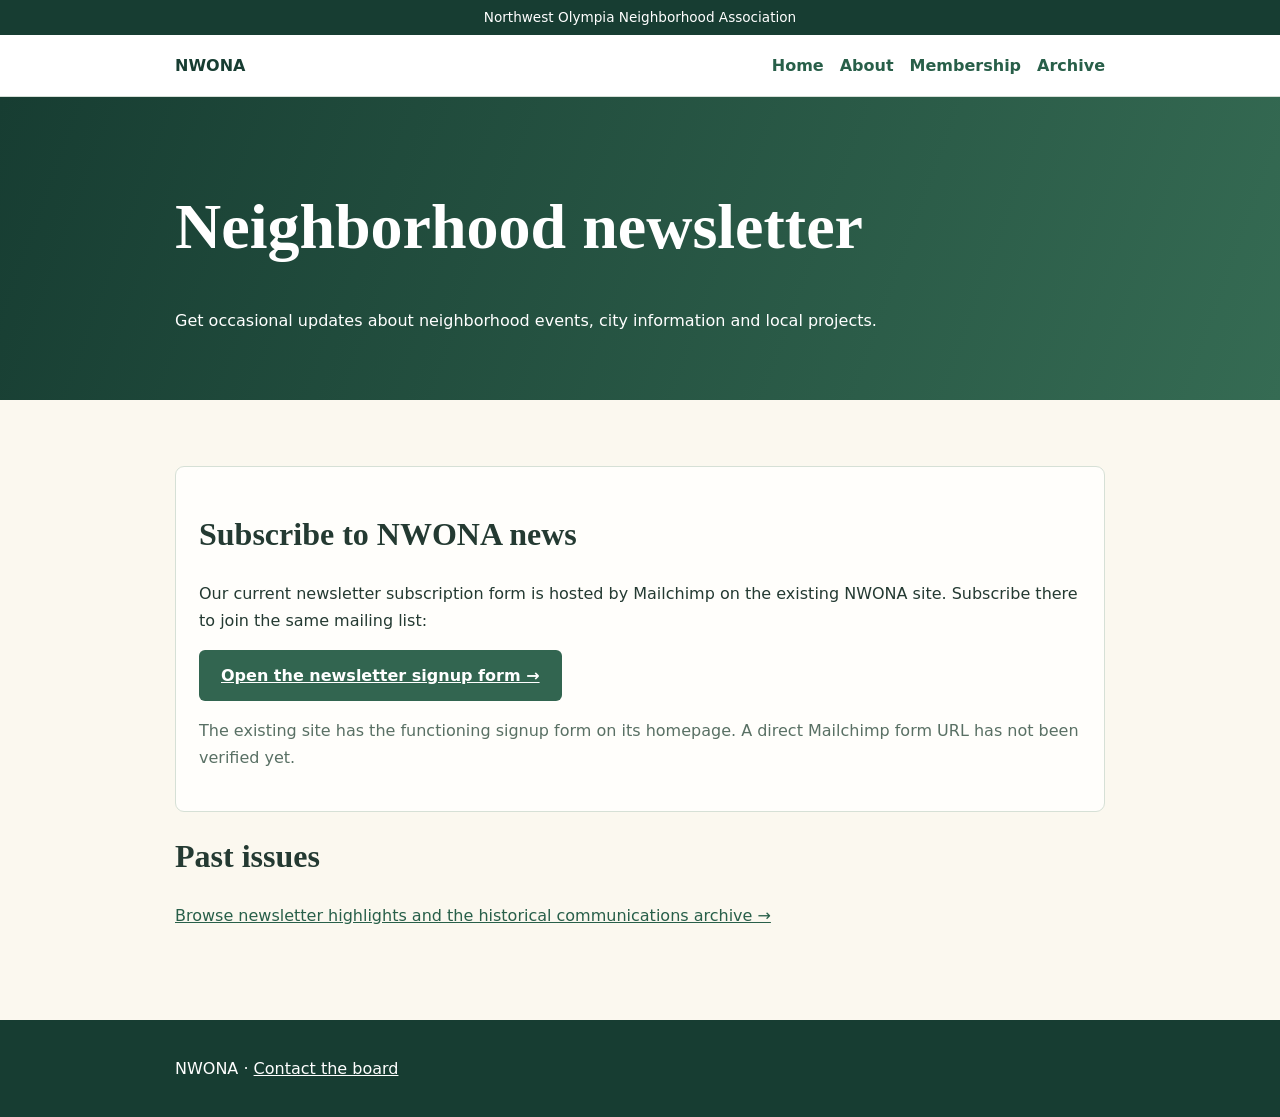
<file: newsletter.html>
<!doctype html><html lang="en"><head><meta charset="utf-8"><meta name="viewport" content="width=device-width,initial-scale=1"><title>Neighborhood Newsletter | NWONA</title><link rel="stylesheet" href="/styles.css"></head><body><div class="ribbon">Northwest Olympia Neighborhood Association</div><header class="navwrap"><div class="wrap nav"><a class="logo" href="/">NWONA</a><nav class="links"><a href="/">Home</a><a href="/about.html">About</a><a href="/membership.html">Membership</a><a href="/archive.html">Archive</a></nav></div></header><main><div class="hero"><div class="wrap"><h1>Neighborhood newsletter</h1><p>Get occasional updates about neighborhood events, city information and local projects.</p></div></div><div class="wrap content"><div class="card"><h2>Subscribe to NWONA news</h2><p>Our current newsletter subscription form is hosted by Mailchimp on the existing NWONA site. Subscribe there to join the same mailing list:</p><p><a href="https://nwona.org/#" style="display:inline-block;background:#326550;color:white;padding:12px 22px;border-radius:6px;font-weight:bold">Open the newsletter signup form →</a></p><p class="muted">The existing site has the functioning signup form on its homepage. A direct Mailchimp form URL has not been verified yet.</p></div><h2>Past issues</h2><p><a href="/archive.html">Browse newsletter highlights and the historical communications archive →</a></p></div></main><footer class="footer"><div class="wrap">NWONA · <a href="mailto:OurNWONA@gmail.com">Contact the board</a></div></footer></body></html>
</file>
<file: styles.css>
:root{--forest:#173d32;--pine:#326550;--cream:#fbf8ef;--sage:#e6eee4;--ink:#243a32}*{box-sizing:border-box}body{margin:0;font:16px/1.7 system-ui,-apple-system,sans-serif;background:var(--cream);color:var(--ink)}a{color:#285f49}a:focus-visible{outline:3px solid #bc804c;outline-offset:3px}h1,h2{font-family:Georgia,serif;line-height:1.15}h1{font-size:clamp(2.7rem,5vw,4rem)}h2{font-size:2rem}.wrap{width:min(930px,calc(100% - 40px));margin:auto}.ribbon{background:var(--forest);color:white;text-align:center;font-size:.85rem;padding:6px}.navwrap{background:white;border-bottom:1px solid #d5dfd7}.nav{display:flex;align-items:center;justify-content:space-between;gap:20px;padding:17px 0}.logo{font-weight:850;color:var(--forest);text-decoration:none}.links{display:flex;gap:16px;flex-wrap:wrap}.links a{text-decoration:none;font-weight:650}.hero{background:linear-gradient(110deg,#173d32,#356b53);padding:50px 0;color:white}.hero p{max-width:720px}.content{padding:48px 0 75px}.card{background:#fffefb;border:1px solid #d6e0d6;border-radius:9px;padding:23px;margin:18px 0}.grid{display:grid;grid-template-columns:repeat(2,minmax(0,1fr));gap:18px}.muted{color:#597064}.note{background:#f5e6d0;border-left:4px solid #be8049;padding:14px 18px}.footer{background:var(--forest);color:white;padding:35px 0}.footer a{color:white}ul{padding-left:22px}li{margin:8px 0}@media(max-width:700px){.nav{display:block}.links{margin-top:10px;gap:10px}.grid{grid-template-columns:1fr}}
</file>
